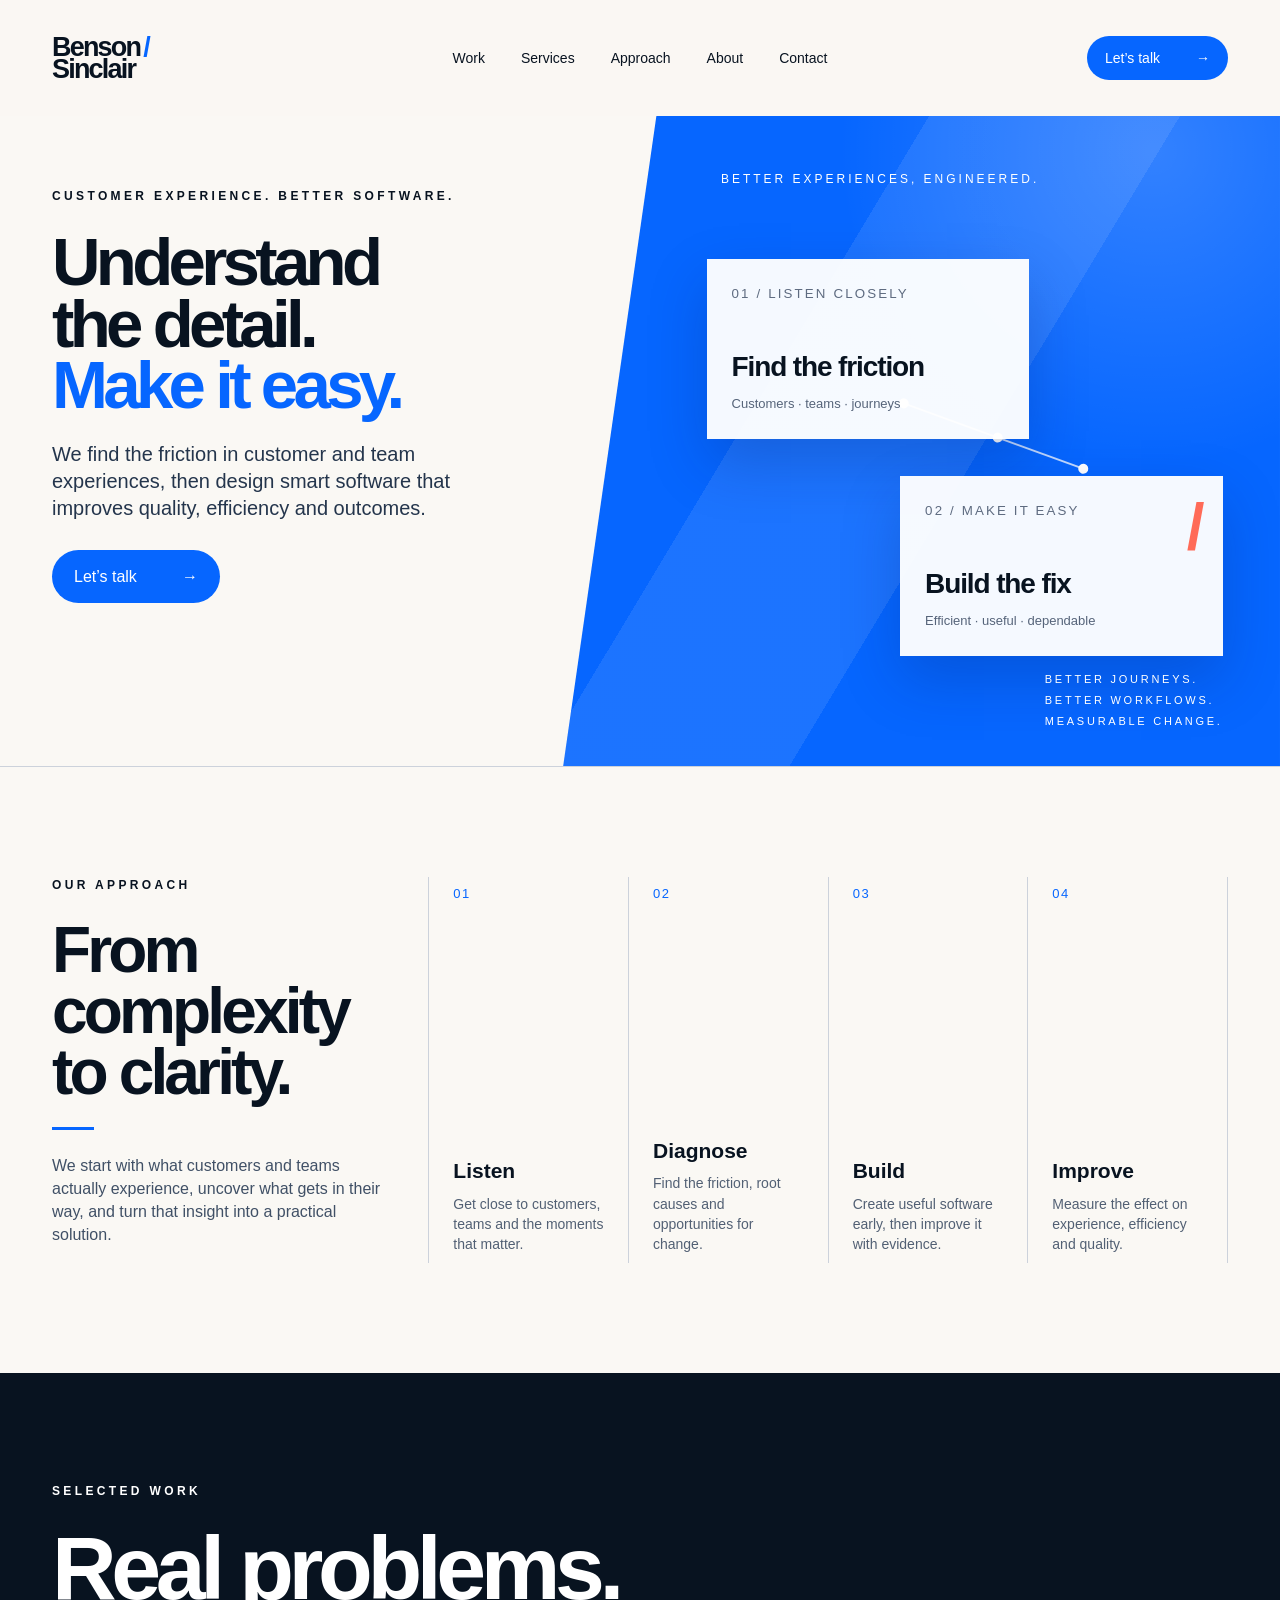
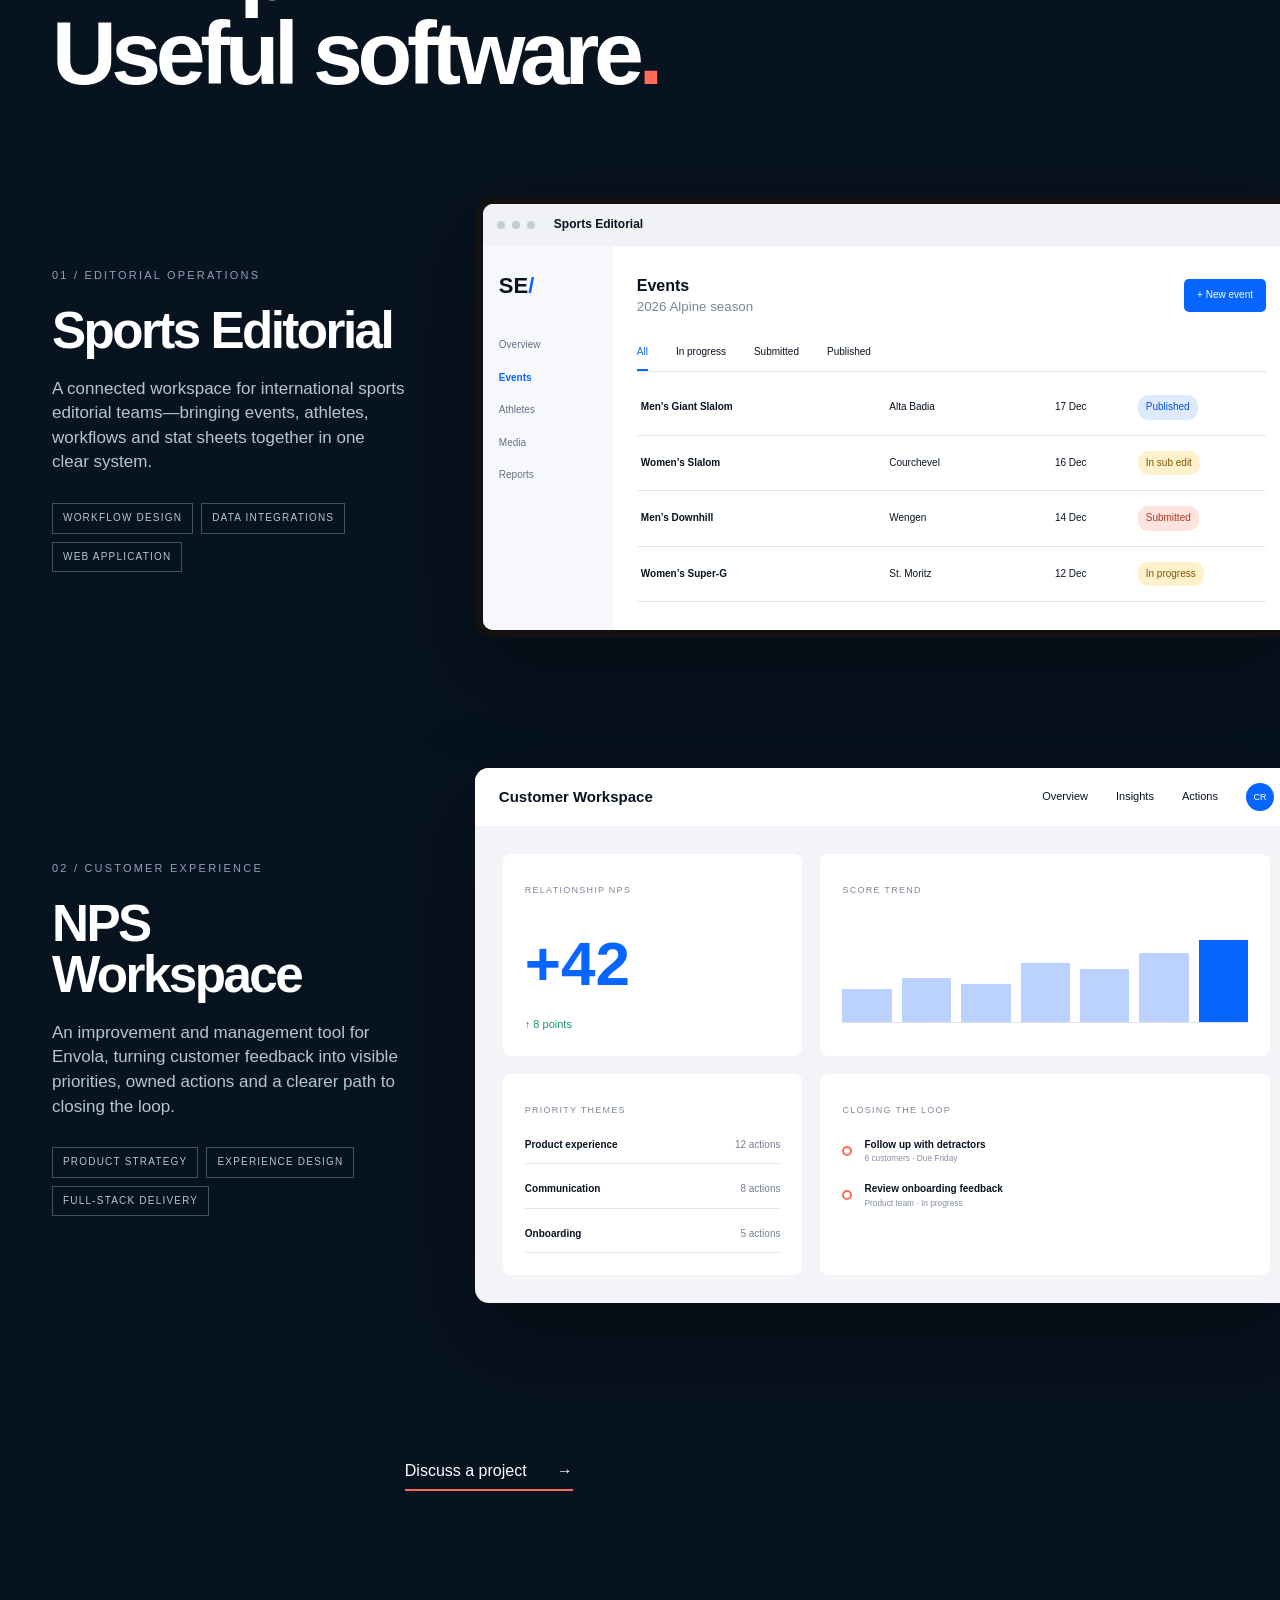
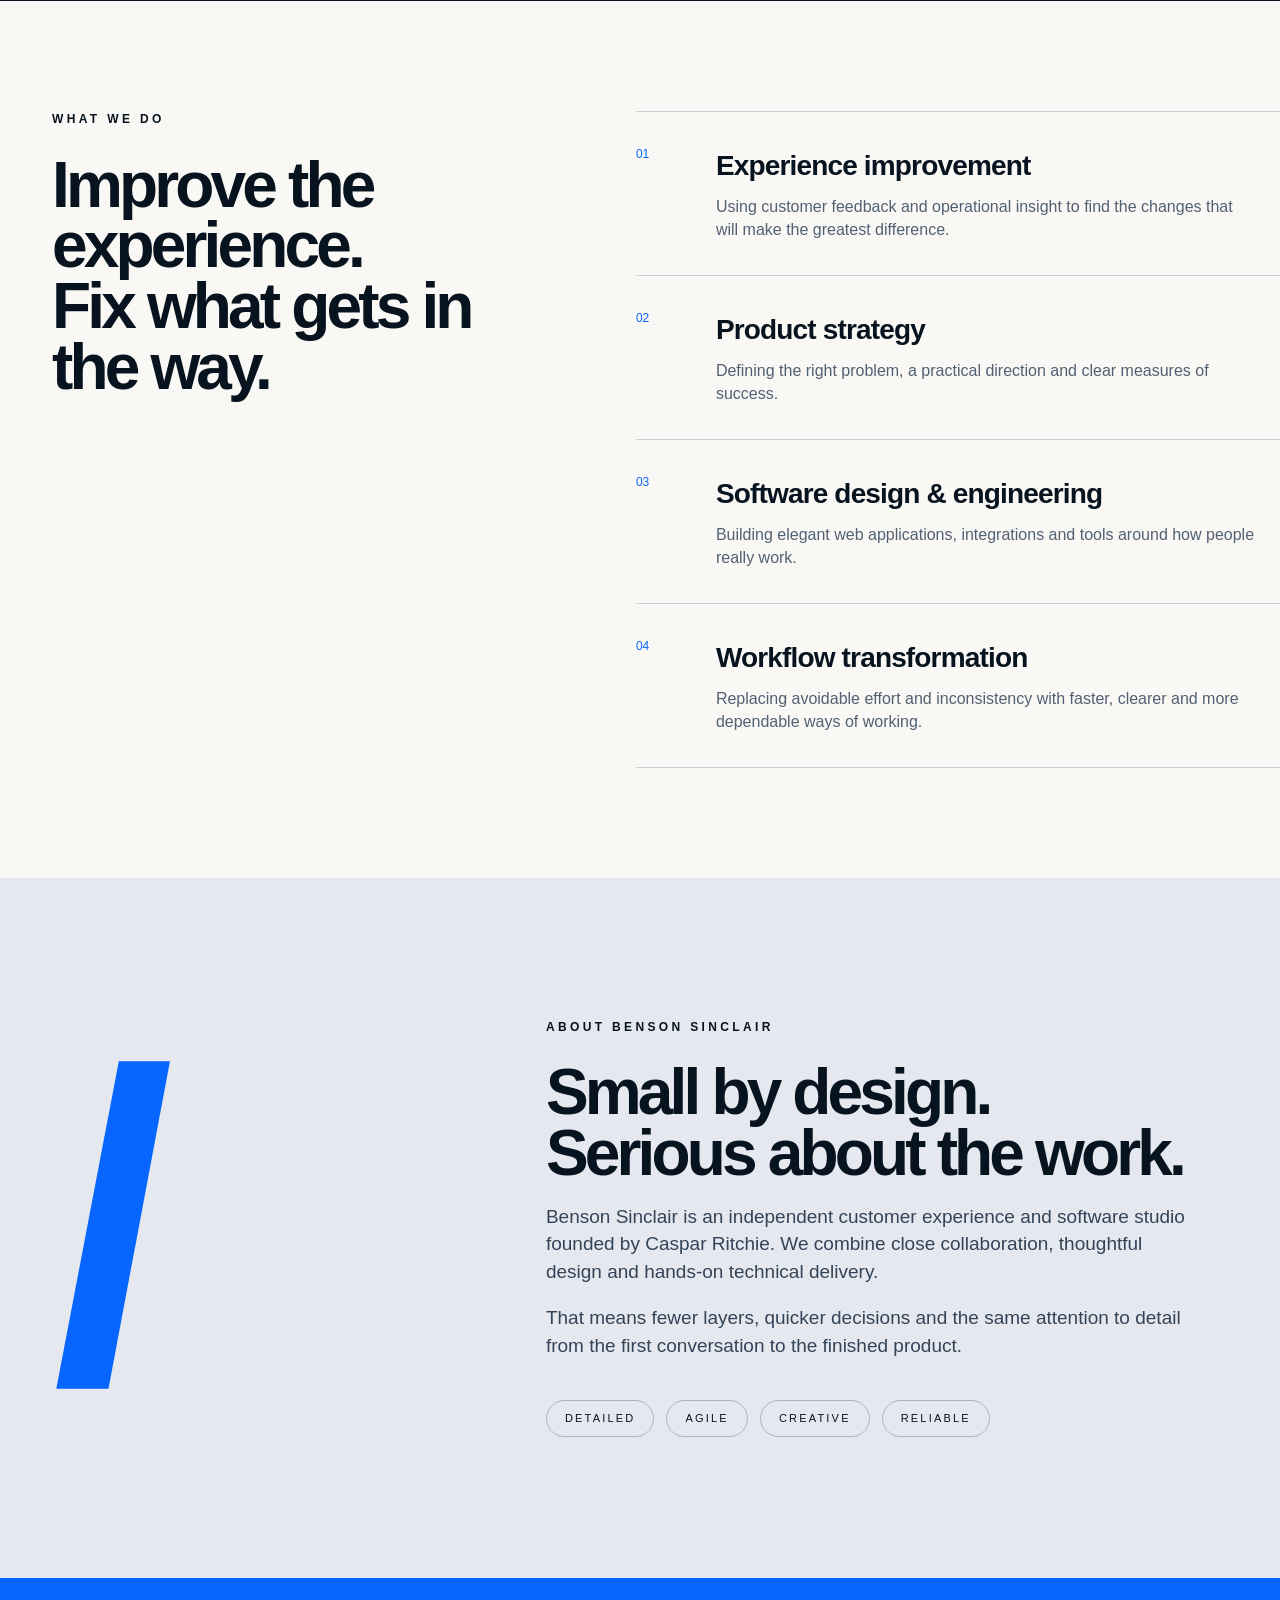
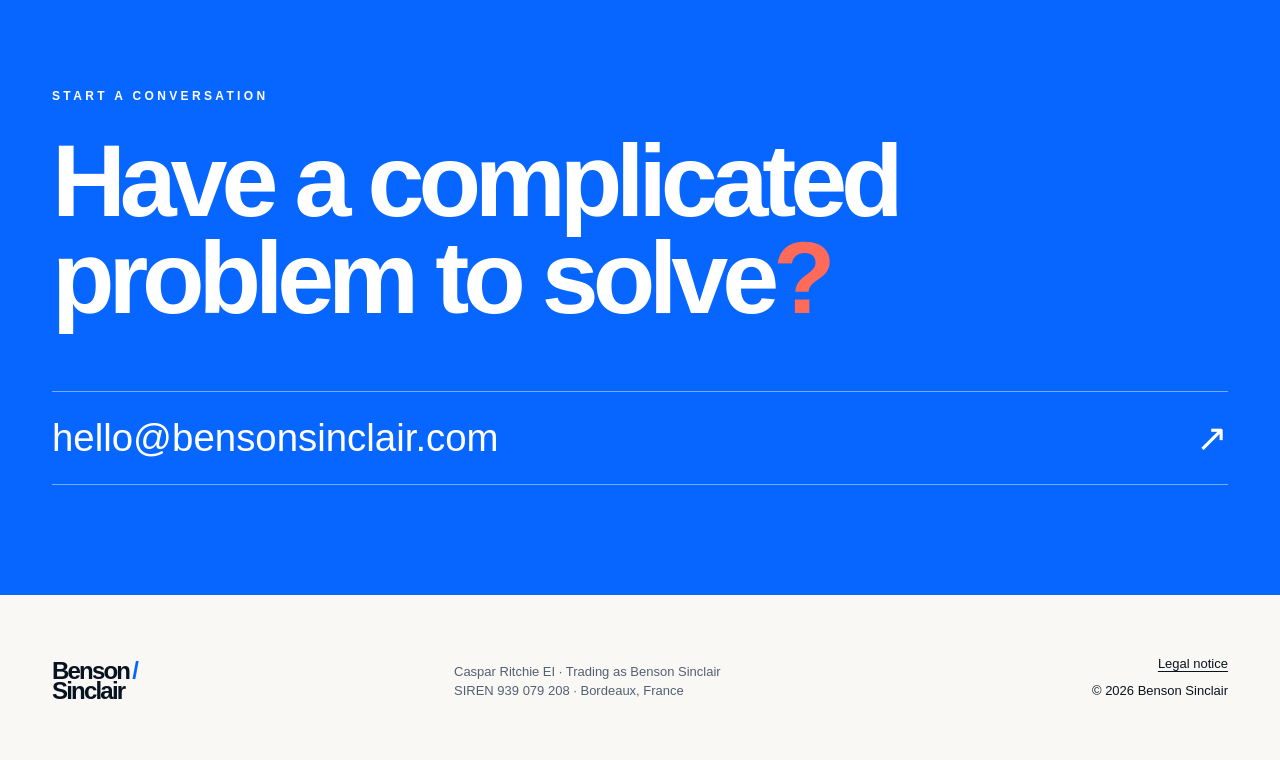
<file: index.html>
<!doctype html>
<html lang="en">
  <head>
    <meta charset="utf-8">
    <meta name="viewport" content="width=device-width, initial-scale=1">
    <title>Benson Sinclair | Bespoke Software &amp; Digital Products</title>
    <meta name="description" content="Benson Sinclair designs and builds thoughtful software that makes complicated work simpler, faster and more reliable.">
    <meta name="theme-color" content="#faf8f4">
    <link rel="canonical" href="https://bensonsinclair.com/">
    <link rel="icon" href="/assets/favicon.svg" type="image/svg+xml">
    <link rel="stylesheet" href="/styles.css">
    <meta property="og:type" content="website">
    <meta property="og:site_name" content="Benson Sinclair">
    <meta property="og:title" content="Benson Sinclair | Bespoke Software &amp; Digital Products">
    <meta property="og:description" content="Understand the detail. Make it easy.">
    <meta property="og:url" content="https://bensonsinclair.com/">
    <script type="application/ld+json">
      {
        "@context": "https://schema.org",
        "@type": "ProfessionalService",
        "name": "Benson Sinclair",
        "url": "https://bensonsinclair.com/",
        "description": "Bespoke software and digital products for complicated work.",
        "founder": { "@type": "Person", "name": "Caspar Ritchie" },
        "areaServed": ["France", "United Kingdom", "Europe"]
      }
    </script>
  </head>
  <body>
    <a class="skip-link" href="#main">Skip to content</a>
    <header class="site-header" data-header>
      <a class="brand" href="#top" aria-label="Benson Sinclair, home">
        <span>Benson<span class="brand-slash">/</span></span>
        <span>Sinclair</span>
      </a>
      <button class="menu-button" type="button" aria-expanded="false" aria-controls="site-nav" data-menu-button>
        <span class="sr-only">Open menu</span>
        <span></span><span></span>
      </button>
      <nav class="site-nav" id="site-nav" aria-label="Main navigation" data-nav>
        <a href="#work">Work</a>
        <a href="#services">Services</a>
        <a href="#approach">Approach</a>
        <a href="#about">About</a>
        <a href="#contact">Contact</a>
      </nav>
      <a class="button button-small header-cta" href="mailto:hello@bensonsinclair.com">Let’s talk <span aria-hidden="true">→</span></a>
    </header>

    <main id="main">
      <section class="hero" id="top">
        <div class="hero-copy reveal">
          <p class="eyebrow">Customer experience. Better software.</p>
          <h1>Understand<br>the detail.<br><em>Make it easy.</em></h1>
          <p class="hero-intro">We find the friction in customer and team experiences, then design smart software that improves quality, efficiency and outcomes.</p>
          <a class="button" href="mailto:hello@bensonsinclair.com">Let’s talk <span aria-hidden="true">→</span></a>
        </div>
        <div class="hero-visual reveal" aria-label="A visual representation of connected software workflows">
          <span class="hero-visual-kicker">Better experiences, engineered.</span>
          <div class="system-card system-card-a"><small>01 / Listen closely</small><b>Find the friction</b><span>Customers · teams · journeys</span></div>
          <div class="system-path" aria-hidden="true"><i></i><i></i><i></i></div>
          <div class="system-card system-card-b"><small>02 / Make it easy</small><b>Build the fix</b><span>Efficient · useful · dependable</span></div>
          <span class="hero-visual-note">Better journeys.<br>Better workflows.<br>Measurable change.</span>
        </div>
      </section>

      <section class="approach section" id="approach">
        <div class="section-intro reveal">
          <p class="eyebrow">Our approach</p>
          <h2>From complexity<br>to clarity.</h2>
          <p>We start with what customers and teams actually experience, uncover what gets in their way, and turn that insight into a practical solution.</p>
        </div>
        <ol class="process">
          <li class="reveal"><span class="process-number">01</span><h3>Listen</h3><p>Get close to customers, teams and the moments that matter.</p></li>
          <li class="reveal"><span class="process-number">02</span><h3>Diagnose</h3><p>Find the friction, root causes and opportunities for change.</p></li>
          <li class="reveal"><span class="process-number">03</span><h3>Build</h3><p>Create useful software early, then improve it with evidence.</p></li>
          <li class="reveal"><span class="process-number">04</span><h3>Improve</h3><p>Measure the effect on experience, efficiency and quality.</p></li>
        </ol>
      </section>

      <section class="work section section-dark" id="work">
        <div class="work-heading reveal">
          <p class="eyebrow">Selected work</p>
          <h2>Real problems.<br>Useful software<span class="coral">.</span></h2>
        </div>
        <article class="case-study case-study-sport">
          <div class="case-copy reveal">
            <span class="case-number">01 / Editorial operations</span>
            <h3>Sports Editorial</h3>
            <p>A connected workspace for international sports editorial teams—bringing events, athletes, workflows and stat sheets together in one clear system.</p>
            <ul><li>Workflow design</li><li>Data integrations</li><li>Web application</li></ul>
          </div>
          <div class="product-window reveal" aria-label="Sports Editorial product interface preview">
          <div class="product-bar"><i></i><i></i><i></i><span>Sports Editorial</span></div>
          <div class="product-body">
            <aside><strong>SE<span>/</span></strong><small>Overview</small><small class="active">Events</small><small>Athletes</small><small>Media</small><small>Reports</small></aside>
            <div class="product-content">
              <div class="product-heading"><div><b>Events</b><small>2026 Alpine season</small></div><button>+ New event</button></div>
              <div class="status-row"><span class="selected">All</span><span>In progress</span><span>Submitted</span><span>Published</span></div>
              <div class="event-row"><b>Men’s Giant Slalom</b><span>Alta Badia</span><time>17 Dec</time><em class="blue">Published</em></div>
              <div class="event-row"><b>Women’s Slalom</b><span>Courchevel</span><time>16 Dec</time><em>In sub edit</em></div>
              <div class="event-row"><b>Men’s Downhill</b><span>Wengen</span><time>14 Dec</time><em class="coral-tag">Submitted</em></div>
              <div class="event-row"><b>Women’s Super-G</b><span>St. Moritz</span><time>12 Dec</time><em>In progress</em></div>
            </div>
          </div>
          </div>
        </article>
        <article class="case-study case-study-nps">
          <div class="case-copy reveal">
            <span class="case-number">02 / Customer experience</span>
            <h3>NPS Workspace</h3>
            <p>An improvement and management tool for Envola, turning customer feedback into visible priorities, owned actions and a clearer path to closing the loop.</p>
            <ul><li>Product strategy</li><li>Experience design</li><li>Full-stack delivery</li></ul>
          </div>
          <div class="nps-window reveal" aria-label="NPS improvement workspace interface preview">
            <div class="nps-top"><strong>Customer Workspace</strong><span>Overview</span><span>Insights</span><span>Actions</span><i>CR</i></div>
            <div class="nps-body">
              <div class="score-card"><small>RELATIONSHIP NPS</small><b>+42</b><span>↑ 8 points</span></div>
              <div class="trend-card"><small>SCORE TREND</small><div class="chart"><i></i><i></i><i></i><i></i><i></i><i></i><i></i></div></div>
              <div class="themes-card"><small>PRIORITY THEMES</small><p><b>Product experience</b><span>12 actions</span></p><p><b>Communication</b><span>8 actions</span></p><p><b>Onboarding</b><span>5 actions</span></p></div>
              <div class="actions-card"><small>CLOSING THE LOOP</small><p><i></i><span><b>Follow up with detractors</b><small>6 customers · Due Friday</small></span></p><p><i></i><span><b>Review onboarding feedback</b><small>Product team · In progress</small></span></p></div>
            </div>
          </div>
        </article>
        <a class="work-cta text-link" href="mailto:hello@bensonsinclair.com?subject=Working%20together">Discuss a project <span aria-hidden="true">→</span></a>
      </section>

      <section class="services section" id="services">
        <div class="services-heading reveal">
          <p class="eyebrow">What we do</p>
          <h2>Improve the experience.<br>Fix what gets in the way.</h2>
        </div>
        <div class="service-list">
          <article class="reveal"><span>01</span><div><h3>Experience improvement</h3><p>Using customer feedback and operational insight to find the changes that will make the greatest difference.</p></div></article>
          <article class="reveal"><span>02</span><div><h3>Product strategy</h3><p>Defining the right problem, a practical direction and clear measures of success.</p></div></article>
          <article class="reveal"><span>03</span><div><h3>Software design &amp; engineering</h3><p>Building elegant web applications, integrations and tools around how people really work.</p></div></article>
          <article class="reveal"><span>04</span><div><h3>Workflow transformation</h3><p>Replacing avoidable effort and inconsistency with faster, clearer and more dependable ways of working.</p></div></article>
        </div>
      </section>

      <section class="about section" id="about">
        <div class="about-mark reveal" aria-hidden="true">/</div>
        <div class="about-copy reveal">
          <p class="eyebrow">About Benson Sinclair</p>
          <h2>Small by design.<br>Serious about the work.</h2>
          <p>Benson Sinclair is an independent customer experience and software studio founded by Caspar Ritchie. We combine close collaboration, thoughtful design and hands-on technical delivery.</p>
          <p>That means fewer layers, quicker decisions and the same attention to detail from the first conversation to the finished product.</p>
          <div class="values"><span>Detailed</span><span>Agile</span><span>Creative</span><span>Reliable</span></div>
        </div>
      </section>

      <section class="contact section" id="contact">
        <p class="eyebrow reveal">Start a conversation</p>
        <h2 class="reveal">Have a complicated<br>problem to solve<span class="coral">?</span></h2>
        <a class="contact-link reveal" href="mailto:hello@bensonsinclair.com">hello@bensonsinclair.com <span aria-hidden="true">↗</span></a>
      </section>
    </main>

    <footer class="site-footer">
      <a class="brand footer-brand" href="#top" aria-label="Benson Sinclair, home"><span>Benson<span class="brand-slash">/</span></span><span>Sinclair</span></a>
      <p>Caspar Ritchie EI · Trading as Benson Sinclair<br>SIREN 939 079 208 · Bordeaux, France</p>
      <div><a href="/legal.html">Legal notice</a><span>© <span data-year></span> Benson Sinclair</span></div>
    </footer>
    <script src="/script.js"></script>
  </body>
</html>
</file>
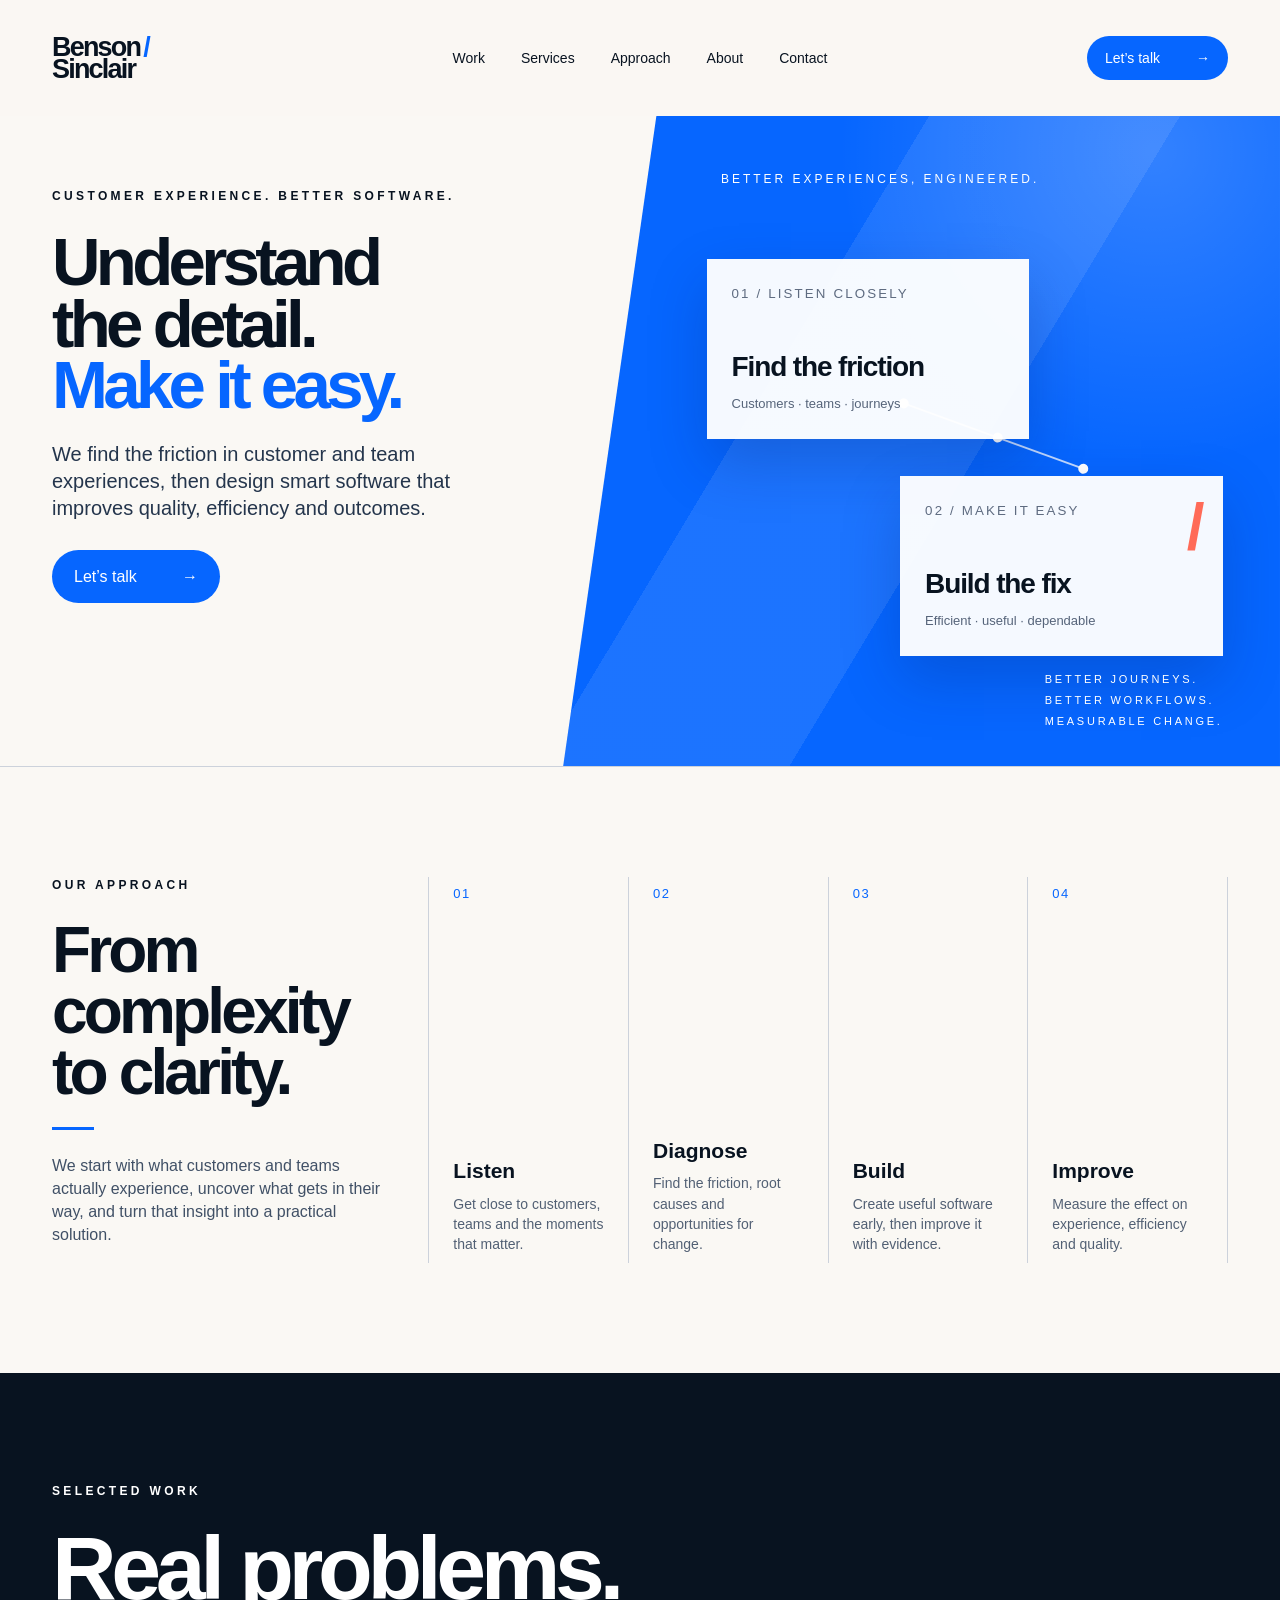
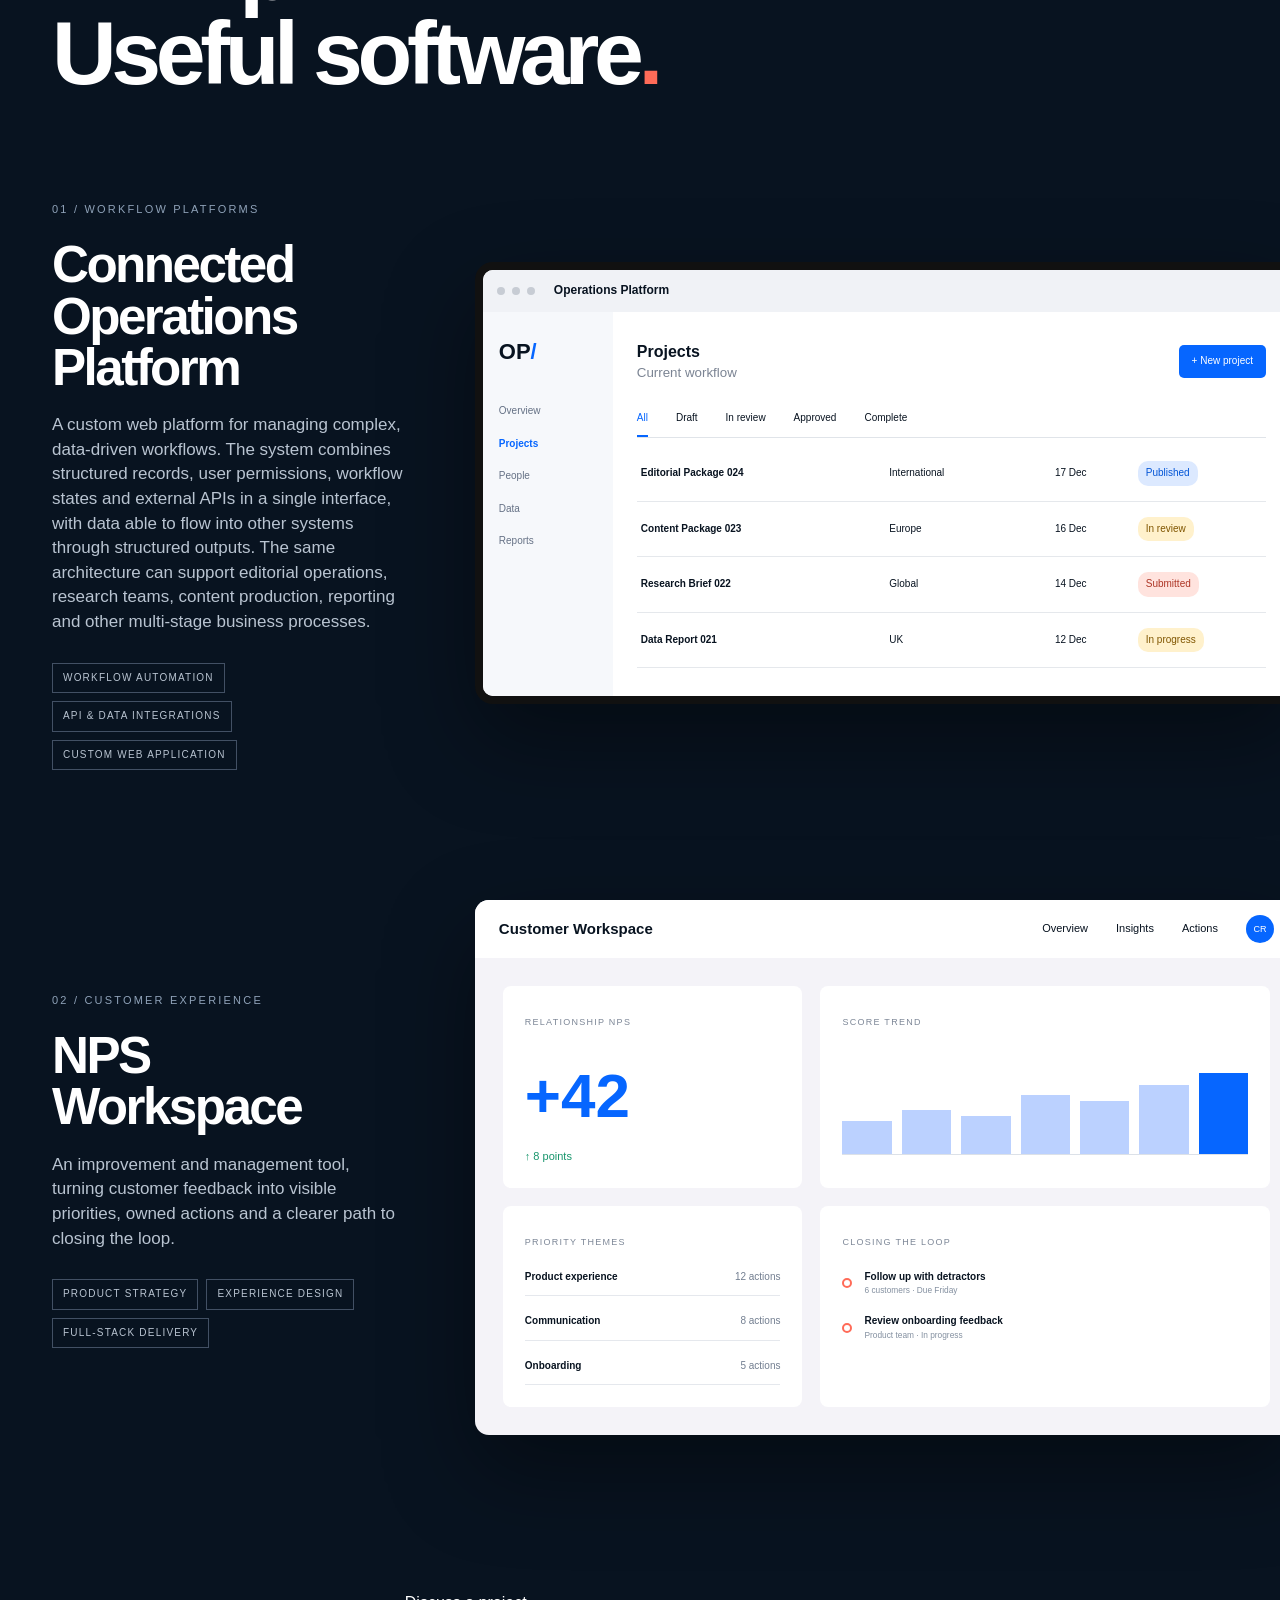
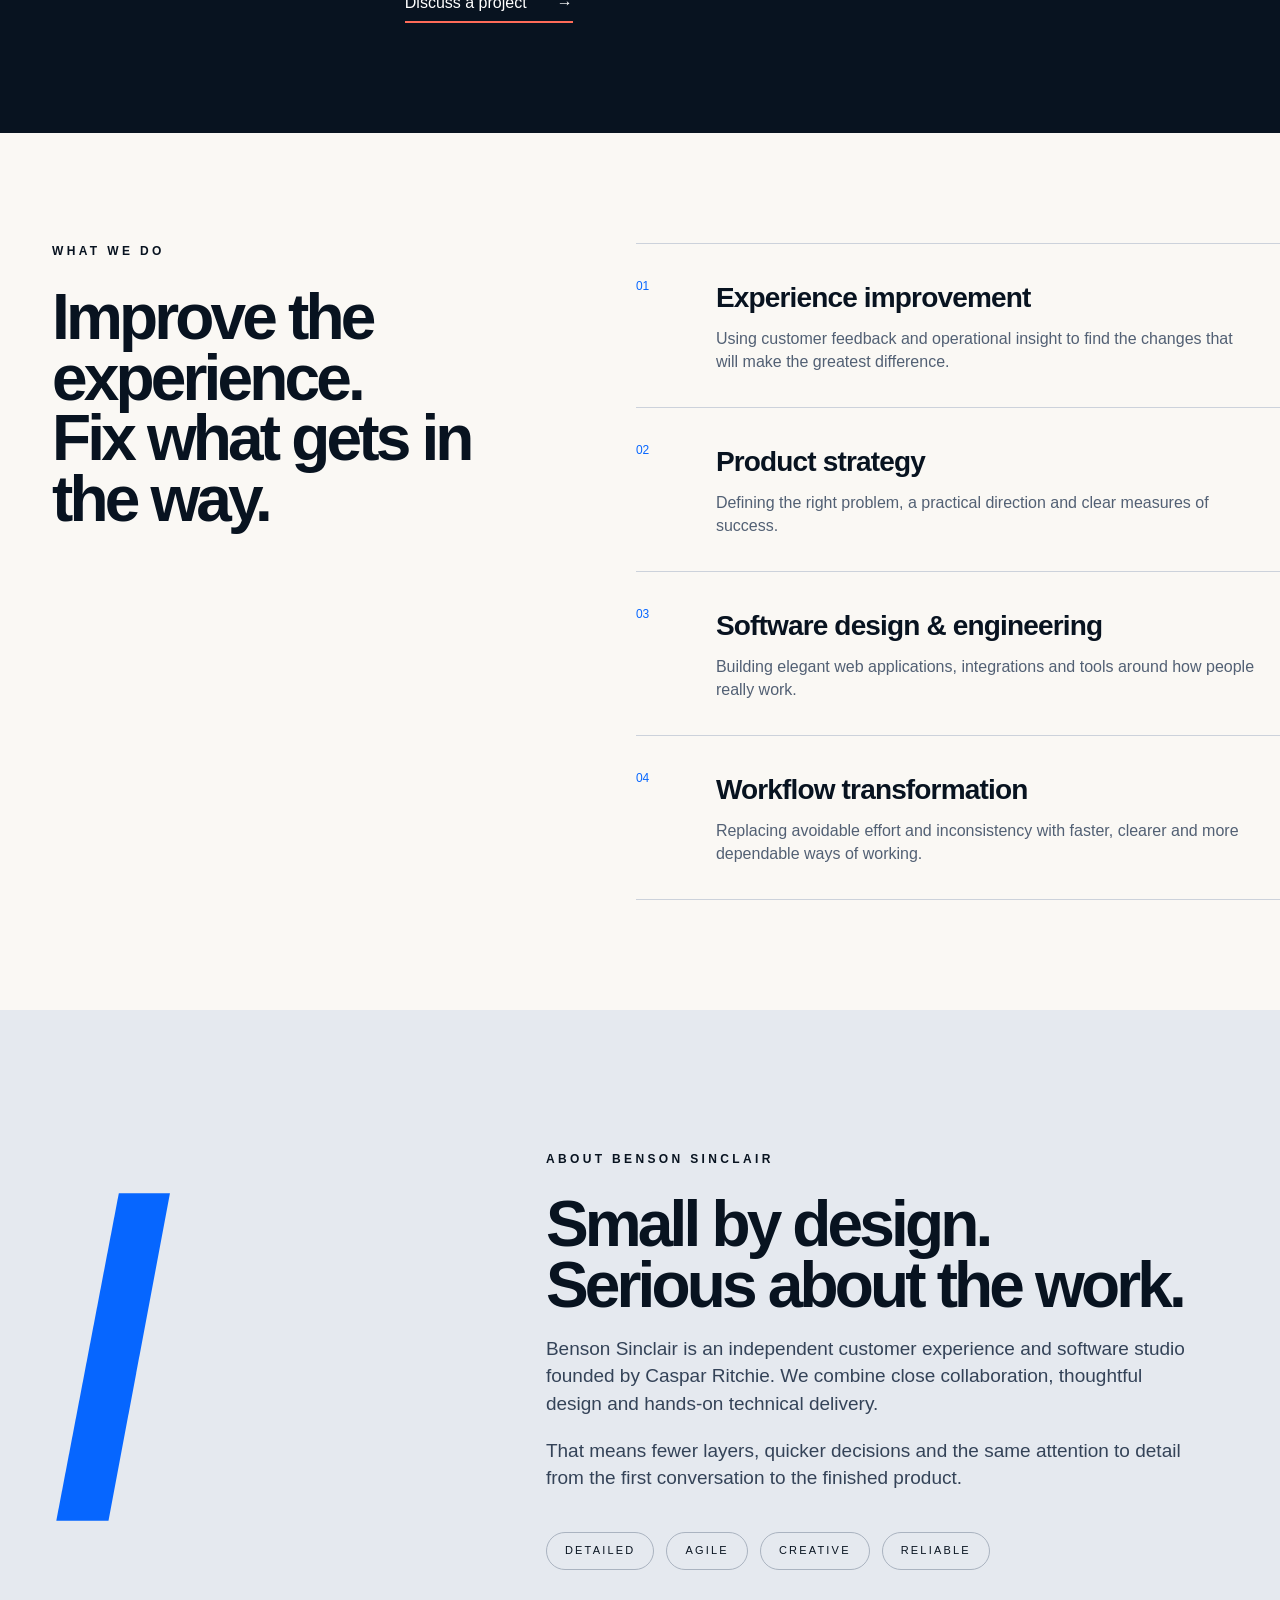
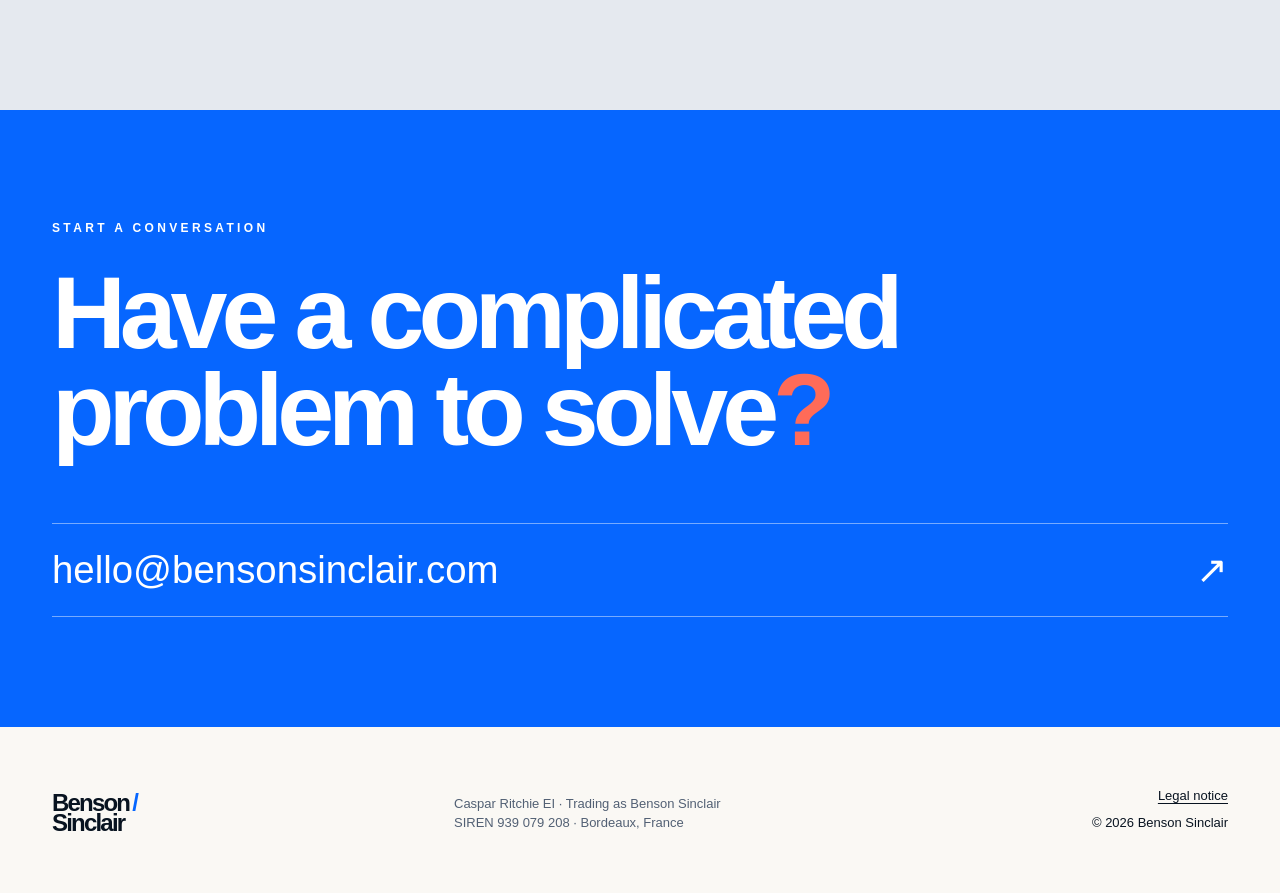
<file: public/index.html>
<!doctype html>
<html lang="en">
  <head>
    <meta charset="utf-8">
    <meta name="viewport" content="width=device-width, initial-scale=1">
    <title>Benson Sinclair | Bespoke Software &amp; Digital Products</title>
    <meta name="description" content="Benson Sinclair designs and builds thoughtful software that makes complicated work simpler, faster and more reliable.">
    <meta name="theme-color" content="#faf8f4">
    <link rel="canonical" href="https://bensonsinclair.com/">
    <link rel="icon" href="/assets/favicon.svg" type="image/svg+xml">
    <link rel="stylesheet" href="/styles.css">
    <meta property="og:type" content="website">
    <meta property="og:site_name" content="Benson Sinclair">
    <meta property="og:title" content="Benson Sinclair | Bespoke Software &amp; Digital Products">
    <meta property="og:description" content="Understand the detail. Make it easy.">
    <meta property="og:url" content="https://bensonsinclair.com/">
    <script type="application/ld+json">
      {
        "@context": "https://schema.org",
        "@type": "ProfessionalService",
        "name": "Benson Sinclair",
        "url": "https://bensonsinclair.com/",
        "description": "Bespoke software and digital products for complicated work.",
        "founder": { "@type": "Person", "name": "Caspar Ritchie" },
        "areaServed": ["France", "United Kingdom", "Europe"]
      }
    </script>
  </head>
  <body>
    <a class="skip-link" href="#main">Skip to content</a>
    <header class="site-header" data-header>
      <a class="brand" href="#top" aria-label="Benson Sinclair, home">
        <span>Benson<span class="brand-slash">/</span></span>
        <span>Sinclair</span>
      </a>
      <button class="menu-button" type="button" aria-expanded="false" aria-controls="site-nav" data-menu-button>
        <span class="sr-only">Open menu</span>
        <span></span><span></span>
      </button>
      <nav class="site-nav" id="site-nav" aria-label="Main navigation" data-nav>
        <a href="#work">Work</a>
        <a href="#services">Services</a>
        <a href="#approach">Approach</a>
        <a href="#about">About</a>
        <a href="#contact">Contact</a>
      </nav>
      <a class="button button-small header-cta" href="mailto:hello@bensonsinclair.com">Let’s talk <span aria-hidden="true">→</span></a>
    </header>

    <main id="main">
      <section class="hero" id="top">
        <div class="hero-copy reveal">
          <p class="eyebrow">Customer experience. Better software.</p>
          <h1>Understand<br>the detail.<br><em>Make it easy.</em></h1>
          <p class="hero-intro">We find the friction in customer and team experiences, then design smart software that improves quality, efficiency and outcomes.</p>
          <a class="button" href="mailto:hello@bensonsinclair.com">Let’s talk <span aria-hidden="true">→</span></a>
        </div>
        <div class="hero-visual reveal" aria-label="A visual representation of connected software workflows">
          <span class="hero-visual-kicker">Better experiences, engineered.</span>
          <div class="system-card system-card-a"><small>01 / Listen closely</small><b>Find the friction</b><span>Customers · teams · journeys</span></div>
          <div class="system-path" aria-hidden="true"><i></i><i></i><i></i></div>
          <div class="system-card system-card-b"><small>02 / Make it easy</small><b>Build the fix</b><span>Efficient · useful · dependable</span></div>
          <span class="hero-visual-note">Better journeys.<br>Better workflows.<br>Measurable change.</span>
        </div>
      </section>

      <section class="approach section" id="approach">
        <div class="section-intro reveal">
          <p class="eyebrow">Our approach</p>
          <h2>From complexity<br>to clarity.</h2>
          <p>We start with what customers and teams actually experience, uncover what gets in their way, and turn that insight into a practical solution.</p>
        </div>
        <ol class="process">
          <li class="reveal"><span class="process-number">01</span><h3>Listen</h3><p>Get close to customers, teams and the moments that matter.</p></li>
          <li class="reveal"><span class="process-number">02</span><h3>Diagnose</h3><p>Find the friction, root causes and opportunities for change.</p></li>
          <li class="reveal"><span class="process-number">03</span><h3>Build</h3><p>Create useful software early, then improve it with evidence.</p></li>
          <li class="reveal"><span class="process-number">04</span><h3>Improve</h3><p>Measure the effect on experience, efficiency and quality.</p></li>
        </ol>
      </section>

      <section class="work section section-dark" id="work">
        <div class="work-heading reveal">
          <p class="eyebrow">Selected work</p>
          <h2>Real problems.<br>Useful software<span class="coral">.</span></h2>
        </div>
        <article class="case-study case-study-sport">
          <div class="case-copy reveal">
            <span class="case-number">01 / Workflow platforms</span>
            <h3>Connected Operations Platform</h3>

            <p>
            A custom web platform for managing complex, data-driven workflows. The system combines structured records, user permissions, workflow states and external APIs in a single interface, with data able to flow into other systems through structured outputs. The same architecture can support editorial operations, research teams, content production, reporting and other multi-stage business processes.
            </p>

            <ul>
              <li>Workflow automation</li>
              <li>API & data integrations</li>
              <li>Custom web application</li>
            </ul>
          </div>

          <div
            class="product-window reveal"
            aria-label="Connected operations platform interface preview"
          >
            <div class="product-bar">
              <i></i>
              <i></i>
              <i></i>
              <span>Operations Platform</span>
            </div>

            <div class="product-body">
              <aside>
                <strong>OP<span>/</span></strong>
                <small>Overview</small>
                <small class="active">Projects</small>
                <small>People</small>
                <small>Data</small>
                <small>Reports</small>
              </aside>

              <div class="product-content">
                <div class="product-heading">
                  <div>
                    <b>Projects</b>
                    <small>Current workflow</small>
                  </div>
                  <button>+ New project</button>
                </div>

                <div class="status-row">
                  <span class="selected">All</span>
                  <span>Draft</span>
                  <span>In review</span>
                  <span>Approved</span>
                  <span>Complete</span>
                </div>

                <div class="event-row">
                  <b>Editorial Package 024</b>
                  <span>International</span>
                  <time>17 Dec</time>
                  <em class="blue">Published</em>
                </div>

                <div class="event-row">
                  <b>Content Package 023</b>
                  <span>Europe</span>
                  <time>16 Dec</time>
                  <em>In review</em>
                </div>

                <div class="event-row">
                  <b>Research Brief 022</b>
                  <span>Global</span>
                  <time>14 Dec</time>
                  <em class="coral-tag">Submitted</em>
                </div>

                <div class="event-row">
                  <b>Data Report 021</b>
                  <span>UK</span>
                  <time>12 Dec</time>
                  <em>In progress</em>
                </div>
              </div>
            </div>
          </div>
        </article>
        <article class="case-study case-study-nps">
          <div class="case-copy reveal">
            <span class="case-number">02 / Customer experience</span>
            <h3>NPS Workspace</h3>
            <p>An improvement and management tool, turning customer feedback into visible priorities, owned actions and a clearer path to closing the loop.</p>
            <ul><li>Product strategy</li><li>Experience design</li><li>Full-stack delivery</li></ul>
          </div>
          <div class="nps-window reveal" aria-label="NPS improvement workspace interface preview">
            <div class="nps-top"><strong>Customer Workspace</strong><span>Overview</span><span>Insights</span><span>Actions</span><i>CR</i></div>
            <div class="nps-body">
              <div class="score-card"><small>RELATIONSHIP NPS</small><b>+42</b><span>↑ 8 points</span></div>
              <div class="trend-card"><small>SCORE TREND</small><div class="chart"><i></i><i></i><i></i><i></i><i></i><i></i><i></i></div></div>
              <div class="themes-card"><small>PRIORITY THEMES</small><p><b>Product experience</b><span>12 actions</span></p><p><b>Communication</b><span>8 actions</span></p><p><b>Onboarding</b><span>5 actions</span></p></div>
              <div class="actions-card"><small>CLOSING THE LOOP</small><p><i></i><span><b>Follow up with detractors</b><small>6 customers · Due Friday</small></span></p><p><i></i><span><b>Review onboarding feedback</b><small>Product team · In progress</small></span></p></div>
            </div>
          </div>
        </article>
        <a class="work-cta text-link" href="mailto:hello@bensonsinclair.com?subject=Working%20together">Discuss a project <span aria-hidden="true">→</span></a>
      </section>

      <section class="services section" id="services">
        <div class="services-heading reveal">
          <p class="eyebrow">What we do</p>
          <h2>Improve the experience.<br>Fix what gets in the way.</h2>
        </div>
        <div class="service-list">
          <article class="reveal"><span>01</span><div><h3>Experience improvement</h3><p>Using customer feedback and operational insight to find the changes that will make the greatest difference.</p></div></article>
          <article class="reveal"><span>02</span><div><h3>Product strategy</h3><p>Defining the right problem, a practical direction and clear measures of success.</p></div></article>
          <article class="reveal"><span>03</span><div><h3>Software design &amp; engineering</h3><p>Building elegant web applications, integrations and tools around how people really work.</p></div></article>
          <article class="reveal"><span>04</span><div><h3>Workflow transformation</h3><p>Replacing avoidable effort and inconsistency with faster, clearer and more dependable ways of working.</p></div></article>
        </div>
      </section>

      <section class="about section" id="about">
        <div class="about-mark reveal" aria-hidden="true">/</div>
        <div class="about-copy reveal">
          <p class="eyebrow">About Benson Sinclair</p>
          <h2>Small by design.<br>Serious about the work.</h2>
          <p>Benson Sinclair is an independent customer experience and software studio founded by Caspar Ritchie. We combine close collaboration, thoughtful design and hands-on technical delivery.</p>
          <p>That means fewer layers, quicker decisions and the same attention to detail from the first conversation to the finished product.</p>
          <div class="values"><span>Detailed</span><span>Agile</span><span>Creative</span><span>Reliable</span></div>
        </div>
      </section>

      <section class="contact section" id="contact">
        <p class="eyebrow reveal">Start a conversation</p>
        <h2 class="reveal">Have a complicated<br>problem to solve<span class="coral">?</span></h2>
        <a class="contact-link reveal" href="mailto:hello@bensonsinclair.com">hello@bensonsinclair.com <span aria-hidden="true">↗</span></a>
      </section>
    </main>

    <footer class="site-footer">
      <a class="brand footer-brand" href="#top" aria-label="Benson Sinclair, home"><span>Benson<span class="brand-slash">/</span></span><span>Sinclair</span></a>
      <p>Caspar Ritchie EI · Trading as Benson Sinclair<br>SIREN 939 079 208 · Bordeaux, France</p>
      <div><a href="/legal.html">Legal notice</a><span>© <span data-year></span> Benson Sinclair</span></div>
    </footer>
    <script src="/script.js"></script>
  </body>
</html>
</file>
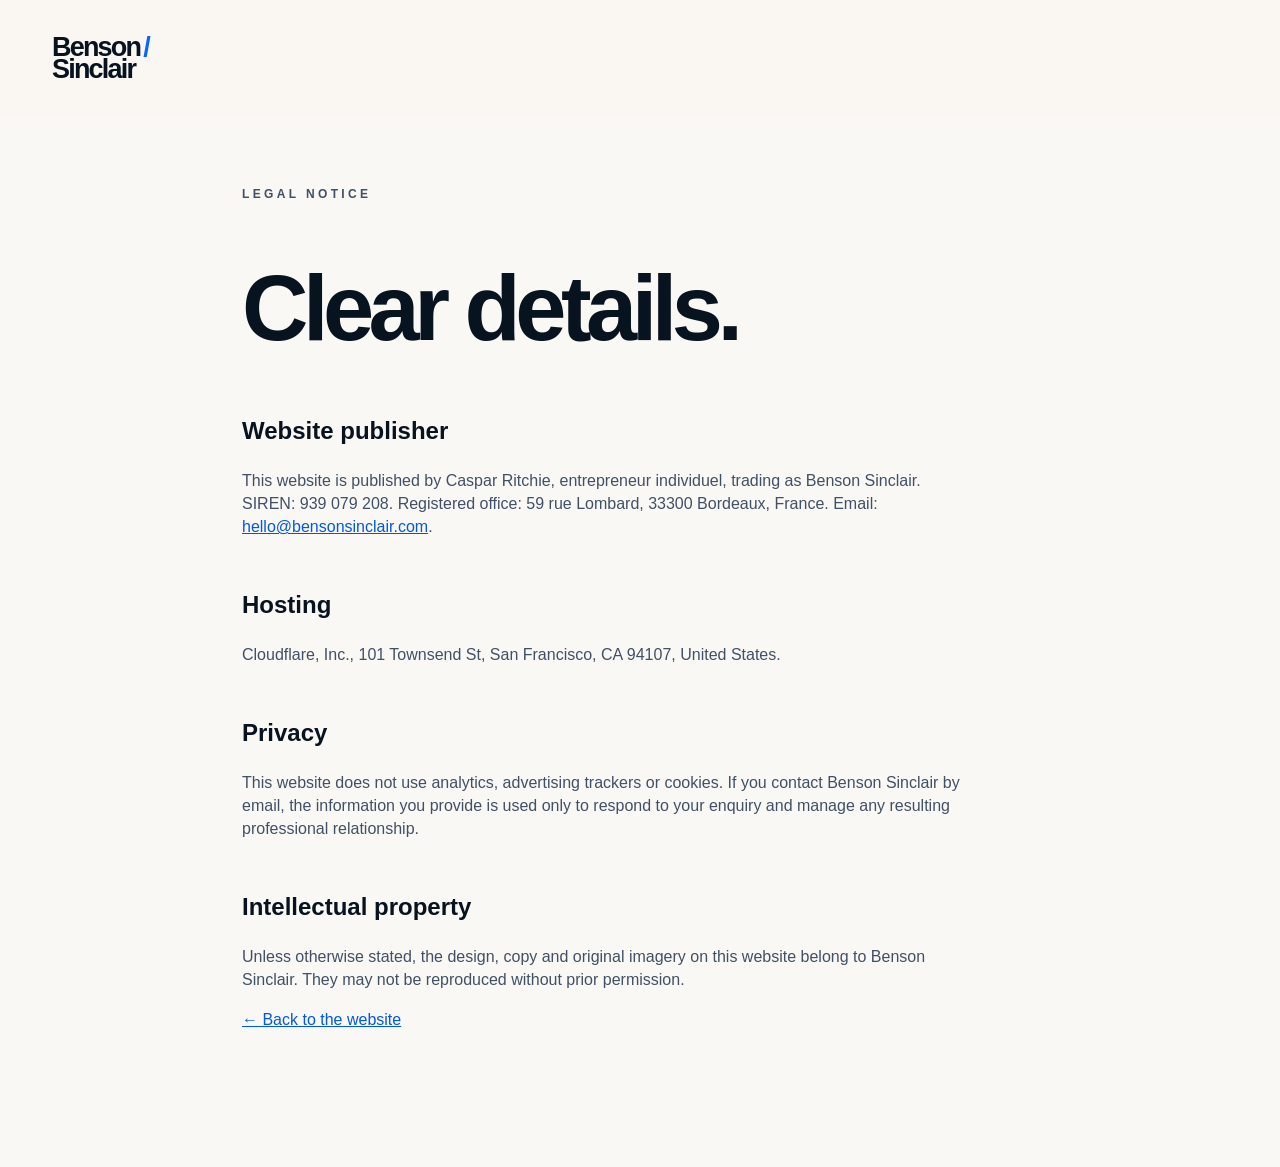
<file: legal.html>
<!doctype html>
<html lang="en">
  <head>
    <meta charset="utf-8"><meta name="viewport" content="width=device-width, initial-scale=1">
    <title>Legal notice | Benson Sinclair</title>
    <meta name="robots" content="noindex">
    <link rel="icon" href="/assets/favicon.svg" type="image/svg+xml"><link rel="stylesheet" href="/styles.css">
    <style>.legal{max-width:900px;margin:auto;padding:70px 52px 120px}.legal h1{font-size:clamp(52px,8vw,92px);letter-spacing:-.06em;line-height:.95}.legal h2{margin-top:50px;font-size:24px}.legal p{max-width:720px;color:#405066}.legal a{color:#0057e5}@media(max-width:600px){.legal{padding:50px 24px 90px}}</style>
  </head>
  <body>
    <header class="site-header"><a class="brand" href="/"><span>Benson<span class="brand-slash">/</span></span><span>Sinclair</span></a></header>
    <main class="legal">
      <p class="eyebrow">Legal notice</p><h1>Clear details.</h1>
      <h2>Website publisher</h2><p>This website is published by Caspar Ritchie, entrepreneur individuel, trading as Benson Sinclair. SIREN: 939 079 208. Registered office: 59 rue Lombard, 33300 Bordeaux, France. Email: <a href="mailto:hello@bensonsinclair.com">hello@bensonsinclair.com</a>.</p>
      <h2>Hosting</h2><p>Cloudflare, Inc., 101 Townsend St, San Francisco, CA 94107, United States.</p>
      <h2>Privacy</h2><p>This website does not use analytics, advertising trackers or cookies. If you contact Benson Sinclair by email, the information you provide is used only to respond to your enquiry and manage any resulting professional relationship.</p>
      <h2>Intellectual property</h2><p>Unless otherwise stated, the design, copy and original imagery on this website belong to Benson Sinclair. They may not be reproduced without prior permission.</p>
      <p><a href="/">← Back to the website</a></p>
    </main>
  </body>
</html>
</file>
<file: styles.css>
:root { --ink:#081320; --cobalt:#0666ff; --coral:#ff6b58; --ivory:#faf8f4; --mist:#d9dee7; --line:#ccd2db; --white:#fff; --max:1440px; }
* { box-sizing:border-box; }
html { scroll-behavior:smooth; }
body { margin:0; color:var(--ink); background:var(--ivory); font-family:Inter,"Helvetica Neue",Arial,sans-serif; font-size:16px; line-height:1.45; -webkit-font-smoothing:antialiased; }
a { color:inherit; }
img { display:block; max-width:100%; }
button { font:inherit; }
.sr-only { position:absolute; width:1px; height:1px; padding:0; margin:-1px; overflow:hidden; clip:rect(0,0,0,0); white-space:nowrap; border:0; }
.skip-link { position:fixed; z-index:100; left:1rem; top:1rem; padding:.75rem 1rem; background:var(--ink); color:white; transform:translateY(-200%); }
.skip-link:focus { transform:none; }
.site-header { height:116px; max-width:var(--max); margin:auto; padding:24px 52px; display:grid; grid-template-columns:1fr auto 1fr; align-items:center; gap:32px; background:rgba(250,248,244,.92); }
.brand { width:max-content; text-decoration:none; font-size:27px; font-weight:700; line-height:.82; letter-spacing:-1.8px; display:flex; flex-direction:column; }
.brand-slash { color:var(--cobalt); margin-left:3px; }
.site-nav { display:flex; align-items:center; gap:36px; }
.site-nav a { text-decoration:none; font-size:14px; position:relative; }
.site-nav a::after { content:""; position:absolute; height:2px; left:0; right:100%; bottom:-6px; background:var(--cobalt); transition:right .2s ease; }
.site-nav a:hover::after,.site-nav a:focus-visible::after { right:0; }
.header-cta { justify-self:end; }
.button { display:inline-flex; align-items:center; justify-content:space-between; gap:36px; min-width:168px; padding:15px 22px; border-radius:999px; background:var(--cobalt); color:white; text-decoration:none; transition:transform .2s, background .2s; }
.button:hover { transform:translateY(-2px); background:#0057e5; }
.button-small { min-width:122px; padding:12px 18px; font-size:14px; }
.menu-button { display:none; }
.hero { max-width:var(--max); min-height:650px; margin:auto; display:grid; grid-template-columns:44% 56%; }
.hero-copy { padding:72px 52px 65px; display:flex; flex-direction:column; align-items:flex-start; }
.eyebrow { margin:0 0 26px; font-size:12px; font-weight:600; letter-spacing:.28em; text-transform:uppercase; }
.hero h1 { margin:0; font-size:clamp(56px,5.25vw,80px); line-height:.91; letter-spacing:-.07em; }
.hero h1 em { color:var(--cobalt); font-style:normal; white-space:nowrap; }
.hero-intro { max-width:510px; margin:26px 0 28px; font-size:20px; line-height:1.35; color:#24354c; }
.hero-visual { position:relative; overflow:hidden; min-height:650px; color:white; background:var(--cobalt); clip-path:polygon(13% 0,100% 0,100% 100%,0 100%); }
.hero-visual::before { content:""; position:absolute; inset:-20%; background:linear-gradient(125deg,transparent 38%,rgba(255,255,255,.09) 38%,rgba(255,255,255,.09) 54%,transparent 54%),radial-gradient(circle at 75% 20%,rgba(255,255,255,.18),transparent 30%); transform:rotate(-4deg); }
.hero-visual-kicker { position:absolute; top:55px; left:22%; font-size:12px; text-transform:uppercase; letter-spacing:.25em; }
.system-card { position:absolute; z-index:1; width:min(340px,45%); padding:25px; color:var(--ink); background:rgba(255,255,255,.96); box-shadow:0 24px 55px rgba(0,28,96,.22); display:flex; flex-direction:column; }
.system-card small { margin-bottom:44px; color:#5e6b80; text-transform:uppercase; letter-spacing:.16em; }.system-card b { font-size:28px; letter-spacing:-.04em; }.system-card span { margin-top:7px; color:#56647a; font-size:13px; }
.system-card-a { left:20%; top:22%; }.system-card-b { right:8%; bottom:17%; }.system-card-b::after { content:"/"; position:absolute; right:18px; top:5px; color:var(--coral); font-size:64px; font-weight:700; }
.system-path { position:absolute; left:46%; top:49%; width:28%; height:2px; background:rgba(255,255,255,.75); transform:rotate(20deg); }.system-path i { position:absolute; top:-4px; width:10px; height:10px; border-radius:50%; background:white; }.system-path i:first-child { left:0 }.system-path i:nth-child(2) { left:50% }.system-path i:last-child { right:0 }
.hero-visual-note { position:absolute; z-index:1; right:8%; bottom:34px; font-size:11px; line-height:1.9; letter-spacing:.25em; text-transform:uppercase; }
.section { max-width:var(--max); margin:auto; padding:110px 52px; }
.approach { display:grid; grid-template-columns:32% 68%; border-top:1px solid var(--line); }
.section h2 { margin:0; font-size:clamp(44px,5vw,72px); line-height:.95; letter-spacing:-.06em; }
.section-intro { padding-right:42px; }
.section-intro h2::after { content:""; display:block; width:42px; height:3px; background:var(--cobalt); margin:24px 0; }
.section-intro > p:last-child { max-width:420px; color:#405066; }
.process { margin:0; padding:0; display:grid; grid-template-columns:repeat(4,1fr); list-style:none; border-left:1px solid var(--line); }
.process li { min-height:260px; padding:8px 24px; border-right:1px solid var(--line); display:flex; flex-direction:column; }
.process-number { color:var(--cobalt); font-size:13px; letter-spacing:.12em; }
.process h3 { margin:auto 0 7px; font-size:21px; }
.process p { margin:0; color:#526074; font-size:14px; }
.section-dark { max-width:none; background:var(--ink); color:white; }
.work { padding-left:max(52px,calc((100vw - var(--max))/2 + 52px)); padding-right:max(52px,calc((100vw - var(--max))/2 + 52px)); overflow:hidden; }
.work-heading { margin-bottom:100px; }
.work-heading h2 { font-size:clamp(58px,7vw,100px); }
.coral { color:var(--coral); }
.text-link { display:inline-flex; gap:30px; margin-top:26px; padding-bottom:7px; text-decoration:none; border-bottom:2px solid var(--cobalt); }
.case-study { display:grid; grid-template-columns:30% 70%; gap:70px; align-items:center; margin-bottom:130px; }.case-study-nps { grid-template-columns:30% 70%; }.case-copy h3 { margin:20px 0; font-size:clamp(36px,4vw,60px); line-height:1; letter-spacing:-.05em; }.case-copy p { color:#b9c4d1; font-size:17px; }.case-number { color:#8fa2b8; font-size:11px; text-transform:uppercase; letter-spacing:.2em; }.case-copy ul { margin:28px 0 0; padding:0; list-style:none; display:flex; flex-wrap:wrap; gap:8px; }.case-copy li { padding:7px 10px; border:1px solid #425064; color:#b9c4d1; font-size:10px; text-transform:uppercase; letter-spacing:.12em; }.work-cta { margin-left:30%; color:white; border-bottom-color:var(--coral); }
.product-window { align-self:center; min-width:720px; border:8px solid #111; border-radius:18px; background:white; color:var(--ink); box-shadow:0 36px 90px rgba(0,0,0,.4); overflow:hidden; transform:rotate(.8deg); }
.product-bar { height:42px; padding:0 14px; display:flex; align-items:center; gap:7px; background:#f0f2f6; font-size:12px; }
.product-bar i { width:8px; height:8px; border-radius:50%; background:#c7ccd4; }
.product-bar span { margin-left:12px; font-weight:600; }
.product-body { display:grid; grid-template-columns:130px 1fr; min-height:350px; }
.product-body aside { padding:24px 16px; display:flex; flex-direction:column; gap:18px; background:#f6f8fb; }
.product-body aside strong { font-size:22px; margin-bottom:18px; }.product-body aside strong span { color:var(--cobalt); }
.product-body aside small { font-size:10px; color:#657185; }.product-body aside small.active { color:var(--cobalt); font-weight:700; }
.product-content { padding:28px 24px; }
.product-heading { display:flex; justify-content:space-between; align-items:center; }.product-heading div { display:flex; flex-direction:column; }.product-heading small { color:#7b8493; }
.product-heading button { padding:9px 13px; color:white; background:var(--cobalt); border:0; border-radius:5px; font-size:10px; }
.status-row { display:flex; gap:28px; margin:28px 0 8px; border-bottom:1px solid #e0e4e9; font-size:10px; }.status-row span { padding-bottom:10px; }.status-row .selected { color:var(--cobalt); border-bottom:2px solid var(--cobalt); }
.event-row { min-width:540px; display:grid; grid-template-columns:1.5fr 1fr .5fr .75fr; align-items:center; padding:15px 4px; border-bottom:1px solid #e5e8ec; font-size:10px; }.event-row em { justify-self:start; padding:5px 8px; border-radius:10px; font-style:normal; color:#805600; background:#fff1cc; }.event-row em.blue { color:#0054d6; background:#dce9ff; }.event-row em.coral-tag { color:#ad3525; background:#ffe3de; }
.nps-window { min-width:720px; padding:0; border-radius:14px; overflow:hidden; color:var(--ink); background:#f4f3f8; box-shadow:0 36px 90px rgba(0,0,0,.4); transform:rotate(-.8deg); }.nps-top { height:58px; padding:0 24px; display:flex; align-items:center; gap:28px; background:white; font-size:11px; }.nps-top strong { margin-right:auto; font-size:15px; }.nps-top i { display:grid; place-items:center; width:28px; height:28px; border-radius:50%; color:white; background:var(--cobalt); font-style:normal; font-size:9px; }.nps-body { min-height:390px; padding:28px; display:grid; grid-template-columns:.8fr 1.2fr; gap:18px; }.nps-body > div { padding:22px; background:white; border-radius:8px; }.nps-body > div > small { color:#7d8797; font-size:9px; letter-spacing:.14em; }.score-card b { display:block; margin:20px 0 2px; font-size:62px; color:var(--cobalt); }.score-card span { color:#16956b; font-size:11px; }.trend-card .chart { height:90px; margin-top:34px; display:flex; align-items:flex-end; gap:10px; border-bottom:1px solid #dce1e8; }.chart i { flex:1; height:38%; background:#bbd1ff; }.chart i:nth-child(2){height:50%}.chart i:nth-child(3){height:43%}.chart i:nth-child(4){height:67%}.chart i:nth-child(5){height:60%}.chart i:nth-child(6){height:78%}.chart i:nth-child(7){height:92%;background:var(--cobalt)}.themes-card p { display:flex; justify-content:space-between; margin:18px 0 0; padding-bottom:11px; border-bottom:1px solid #e5e8ed; font-size:10px; }.themes-card p span { color:#727e90; }.actions-card p { display:flex; align-items:center; gap:12px; margin:18px 0 0; }.actions-card p > i { width:10px; height:10px; border:2px solid var(--coral); border-radius:50%; }.actions-card p > span { display:flex; flex-direction:column; font-size:10px; }.actions-card p small { color:#8490a0; }
.services { display:grid; grid-template-columns:42% 58%; gap:90px; }
.services-heading { position:sticky; top:50px; align-self:start; }
.service-list article { display:grid; grid-template-columns:80px 1fr; padding:34px 0; border-top:1px solid var(--line); }.service-list article:last-child { border-bottom:1px solid var(--line); }
.service-list article > span { color:var(--cobalt); font-size:12px; }.service-list h3 { margin:0 0 8px; font-size:28px; letter-spacing:-.03em; }.service-list p { max-width:540px; margin:0; color:#526074; }
.about { min-height:700px; display:grid; grid-template-columns:42% 58%; background:#e5e9ef; }
.about-mark { align-self:center; color:var(--cobalt); font-size:440px; font-weight:700; line-height:.6; letter-spacing:-.18em; }
.about-copy { align-self:center; max-width:690px; }.about-copy > p:not(.eyebrow) { max-width:640px; font-size:19px; color:#344358; }.values { display:flex; flex-wrap:wrap; gap:12px; margin-top:40px; }.values span { border:1px solid #aab3c0; border-radius:999px; padding:10px 18px; text-transform:uppercase; font-size:11px; letter-spacing:.2em; }
.contact { min-height:570px; display:flex; flex-direction:column; justify-content:center; background:var(--cobalt); color:white; }
.contact h2 { font-size:clamp(64px,8vw,118px); }
.contact-link { display:flex; justify-content:space-between; margin-top:65px; padding:18px 0; border-top:1px solid rgba(255,255,255,.45); border-bottom:1px solid rgba(255,255,255,.45); text-decoration:none; font-size:clamp(20px,3vw,40px); }
.site-footer { max-width:var(--max); margin:auto; padding:60px 52px; display:grid; grid-template-columns:1fr 1fr 1fr; gap:30px; align-items:end; font-size:13px; }.site-footer p { margin:0; color:#526074; }.site-footer > div { display:flex; flex-direction:column; align-items:flex-end; gap:8px; }.site-footer a { text-underline-offset:3px; }
.footer-brand { font-size:24px; }
.reveal { opacity:0; transform:translateY(20px); transition:opacity .65s ease,transform .65s ease; }.reveal.visible { opacity:1; transform:none; }
@media (prefers-reduced-motion:reduce) { html { scroll-behavior:auto; }.reveal { opacity:1; transform:none; transition:none; }.hero-visual img { transition:none; } }
@media (max-width:900px) {
  .site-header { position:relative; height:92px; padding:20px 24px; grid-template-columns:1fr auto; z-index:20; }.header-cta { display:none; }.menu-button { display:flex; flex-direction:column; gap:6px; padding:10px; background:none; border:0; }.menu-button span:not(.sr-only) { display:block; width:26px; height:2px; background:var(--ink); }.site-nav { display:none; position:absolute; left:0; right:0; top:92px; padding:24px; flex-direction:column; align-items:flex-start; background:var(--ivory); border-top:1px solid var(--line); }.site-nav.open { display:flex; }
  .hero { grid-template-columns:1fr; }.hero-copy { padding:70px 24px 55px; }.hero-visual { min-height:540px; clip-path:none; }.hero-visual-kicker { left:24px; }.hero-visual-note { right:24px; }
  .section { padding:85px 24px; }.approach,.services,.about { grid-template-columns:1fr; gap:60px; }.process { grid-template-columns:1fr 1fr; border-top:1px solid var(--line); }.process li { min-height:220px; border-bottom:1px solid var(--line); }.work { padding:85px 24px; }.work-heading { margin-bottom:70px; }.case-study,.case-study-nps { grid-template-columns:1fr; gap:45px; margin-bottom:100px; }.product-window,.nps-window { min-width:680px; margin-right:-280px; }.work-cta { margin-left:0; }.services-heading { position:static; }.about-mark { display:none; }
  .site-footer { padding:45px 24px; grid-template-columns:1fr; }.site-footer > div { align-items:flex-start; }
}
@media (max-width:560px) {
  .brand { font-size:24px; }.hero h1 { font-size:53px; }.hero-intro { font-size:17px; }.hero-visual { min-height:450px; }.hero-visual-note { display:none; }.system-card { width:66%; padding:18px; }.system-card small { margin-bottom:28px; }.system-card b { font-size:21px; }.system-card-a { left:10%; top:25%; }.system-card-b { right:8%; bottom:15%; }.system-path { left:34%; top:50%; width:46%; }
  .process { grid-template-columns:1fr; }.process li { min-height:auto; padding:26px 18px; }.process h3 { margin:42px 0 7px; }.product-window { min-width:620px; transform:none; }.about { min-height:auto; }.contact h2 { font-size:53px; }.contact-link { font-size:17px; }.site-footer { padding-bottom:35px; }
}
</file>
